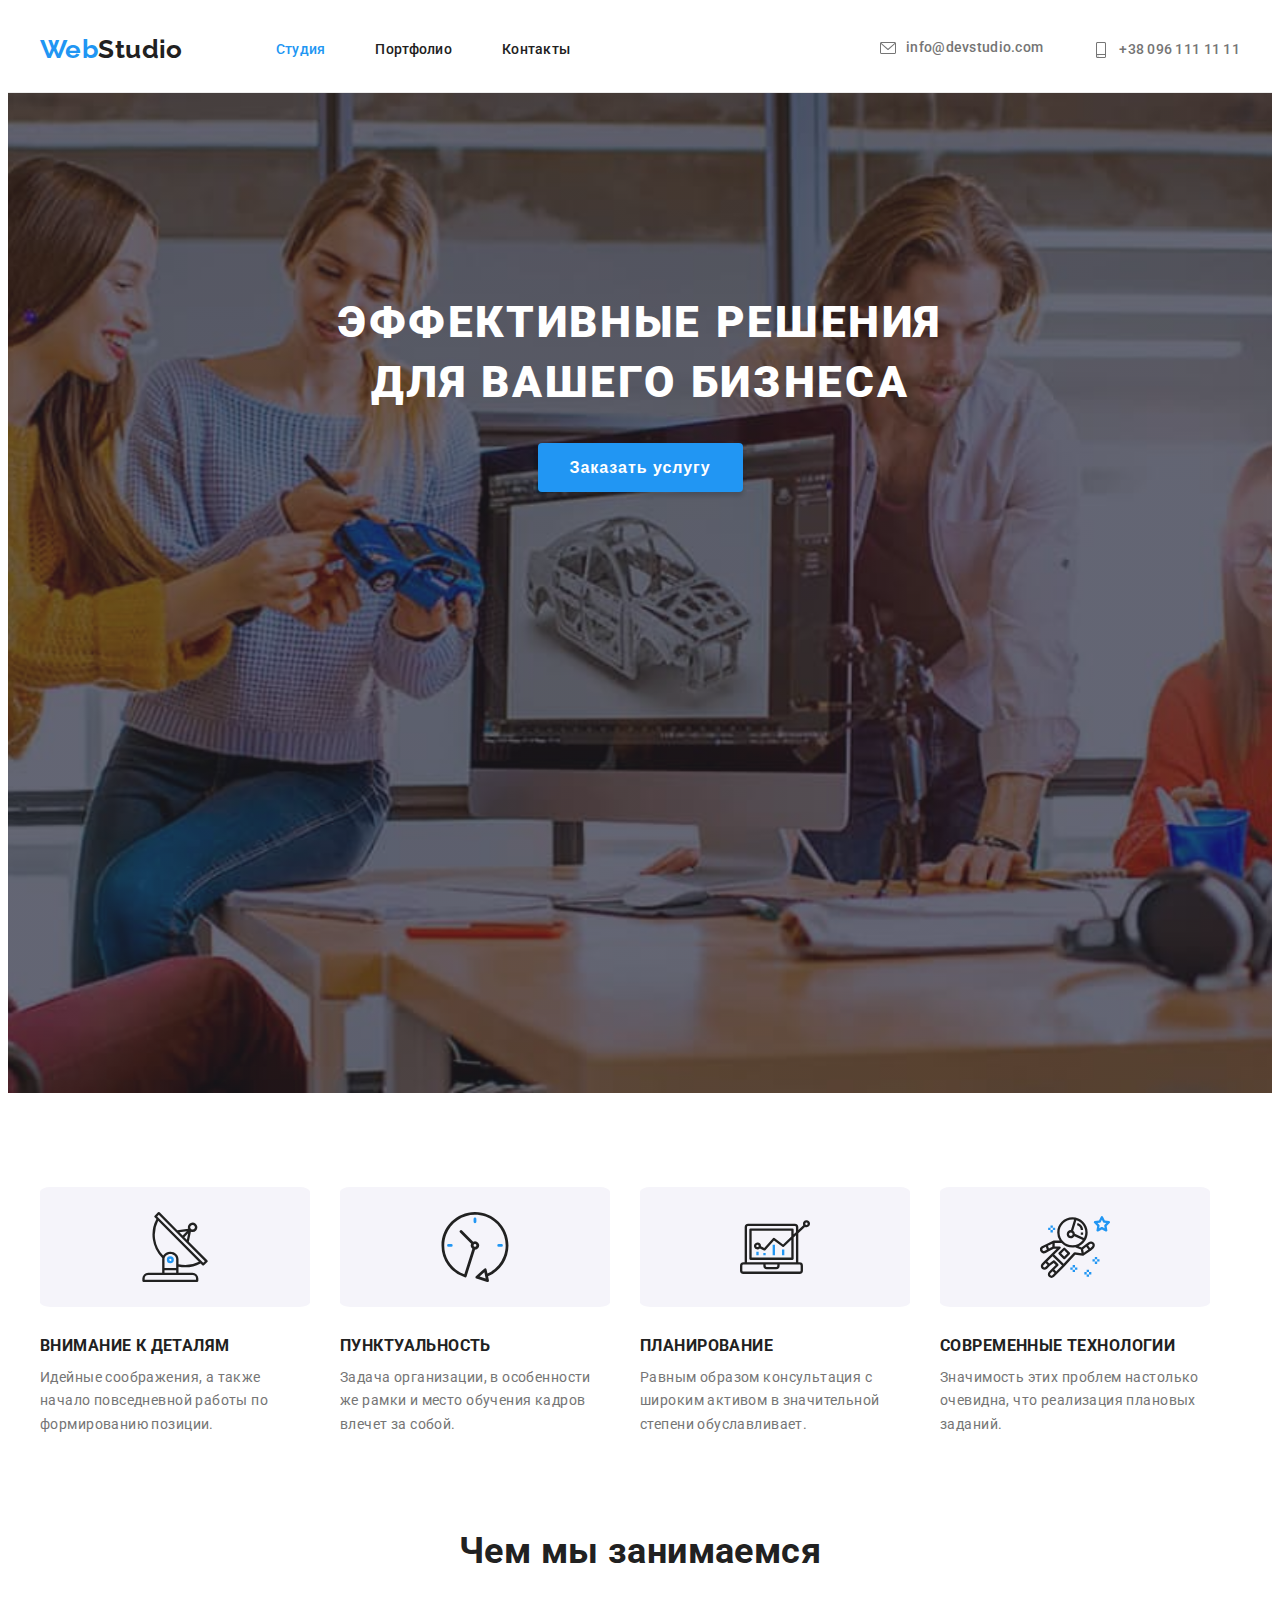
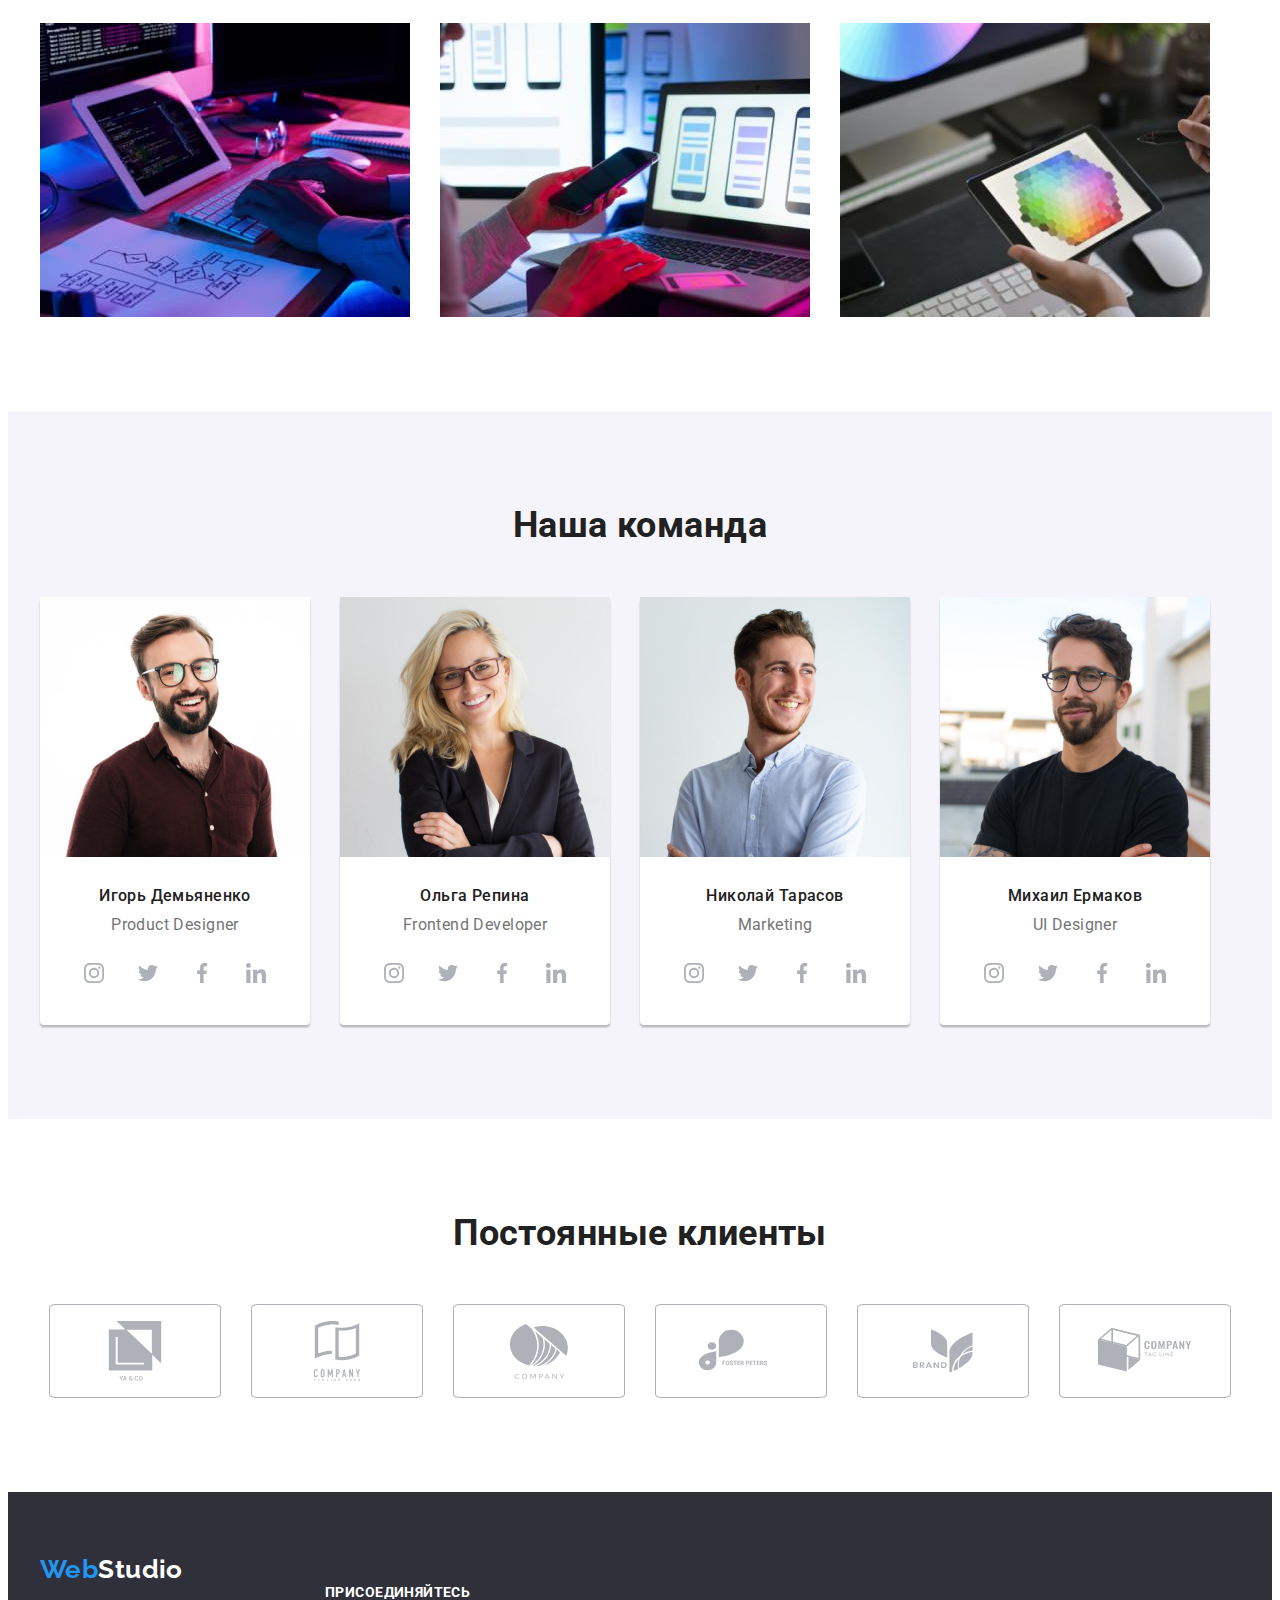
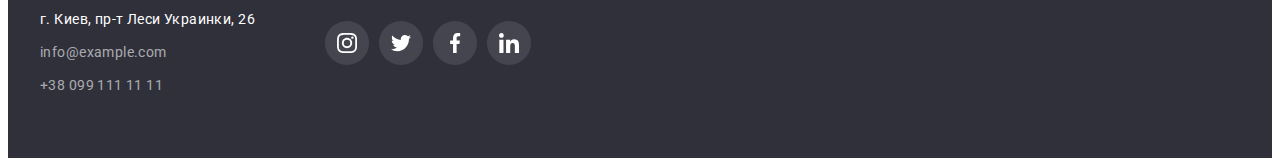
<file: index.html>
<!DOCTYPE html>
<html lang="ru">
<head>
    <meta charset="UTF-8">
    <meta http-equiv="X-UA-Compatible" content="IE=edge">
    <meta name="viewport" content="width=device-width, initial-scale=1.0">
    <link rel="preconnect" href="https://fonts.googleapis.com">
    <link rel="preconnect" href="https://fonts.gstatic.com" crossorigin>
    <link href="https://fonts.googleapis.com/css2?family=Raleway:wght@700&family=Roboto:wght@400;500;700;900&display=swap" rel="stylesheet">

    <title>WebStudio</title>
    
    <link rel="stylesheet" href="https://cdnjs.cloudflare.com/ajax/libs/modern-normalize/1.0.0/modern-normalize.min.css"
        integrity="sha512-ISS7cAi1PEhQ8jnbJpJZMd29NlhNj4AWYyLOSp2CE/CsHxTCu+r+t0D2yoJudVrd0/8fTVPUVDzY5Tvli75u/g=="
        crossorigin="anonymous" />
    <link rel="stylesheet" href="./css/style.css">    
</head>
<body>
    <header class="header">
        <!--Section navigation-->
        <div class="container-header container">
            <a class="logo" 
            href="./index.html">Web<span class="dark-team">Studio</span></a>
            <nav class="navigation">
                <ul class="navigation-list">
                    <li class="navigation-item">
                        <a  class="navigation-link-studio"
                            href="./index.html">Студия</a>
                    </li>
                    <li class="navigation-item">
                        <a  class="navigation-link"
                            href="./portfolio.html">Портфолио</a>
                    </li>
                    <li class="navigation-item">
                        <a  class="navigation-link" 
                            href="Контакты">Контакты</a>
                    </li>
                </ul>
            </nav>
            <ul class="contacts-list contacts-list-header">
                <li class="contact-item">
                    <a  class="contact-link" 
                        href="mailto:info@devstudio.com">
                        <svg class="icon-contacts" width="16" height="16">
                            <use href="./images/icons.svg#icon-envelope"></use>
                        </svg>info@devstudio.com
                    </a> 
                </li>
                <li class="contact-item">
                    
                    <a  class="contact-link" 
                        href="tel:+380961111111"><svg class="icon-contacts" width="16" height="20">
                            <use href="./images/icons.svg#icon-smartphone"></use>
                        </svg>+38 096 111 11 11</a>
                </li>
            </ul>
        </div>
    </header> 
    <main> 
        <!--Section hero-->
        <section class="section-hero hero-bunner">
            <div class="container heading">
                <h1 class="heading-hero">
                    ЭФФЕКТИВНЫЕ РЕШЕНИЯ
                    ДЛЯ ВАШЕГО БИЗНЕСА</h1>
                <button class="button-hero" type="button">Заказать услугу</button>
            </div>
        </section>
        <!--Section peculiarities-->
        <section class="section">
            <div class="container">
                <h2 class="visually-hidden">Заголовок</h2>
                <ul class="peculiarities-list">
                    <li class="peculiarities-item icon-antenna">
                        <div class="peculiarities-thumb">
                            <svg class="peculiarities-icon">
                                <use href="./images/icons.svg#icon-antenna"></use>
                            </svg>
                        </div>
                        <h3 class="peculiarities-title">внимание к деталям</h3>
                        <p class="peculiarities-text">Идейные соображения, а также начало повседневной работы по формированию позиции.</p>
                    </li>
                    <li class="peculiarities-item icon-clock">
                        <div class="peculiarities-thumb">
                            <svg class="peculiarities-icon">
                                <use href="./images/icons.svg#icon-clock"></use>
                            </svg>
                        </div>
                        <h3 class="peculiarities-title">пунктуальность</h3>
                        <p class="peculiarities-text">
                        Задача организации, в особенности же рамки и место обучения кадров влечет за собой.
                        </p>
                    </li>
                    <li class="peculiarities-item icon-diagram">
                        <div class="peculiarities-thumb">
                            <svg class="peculiarities-icon">
                                <use href="./images/icons.svg#icon-diagram"></use>
                            </svg>
                        </div>
                        <h3 class="peculiarities-title">планирование</h3>
                        <p class="peculiarities-text">
                        Равным образом консультация с широким активом в значительной степени обуславливает.
                        </p>
                    </li>
                    <li class="peculiarities-item icon-astronaut">
                        <div class="peculiarities-thumb">
                            <svg class="peculiarities-icon">
                                <use href="./images/icons.svg#icon-astronaut"></use>
                            </svg>
                        </div>
                        <h3 class="peculiarities-title">современные технологии</h3>
                        <p class="peculiarities-text">
                        Значимость этих проблем настолько очевидна, что реализация плановых заданий.
                        </p>

                    </li>
                </ul>
            </div>
        </section>
        <!--Section our job-->
        <section class="section section-job">
            <div class="container">
                <h2 class="job-heading">Чем мы занимаемся</h2>
                <ul class="job-list">
                    <li class="job-item">
                        <img src="./images/box.jpg" 
                            alt="human writing on keyboard"
                            width="370" 
                            height="300"></li>
                    <li class="job-item">
                        <img src="./images/box2.jpg" 
                            alt="human looks at phone"
                            width="370" 
                            height="300"></li>
                    <li class="job-item">
                        <img src="./images/box3.jpg"
                            alt="human looks into a tablet" 
                            width="370" 
                            height="300"></li>
                </ul>
            </div>
        </section>
        <!--Section our team-->
        <section class="section section-team">
            <div class="container team"> 
                <h2 class="team-heading">Наша команда</h2>
                <ul class="team-list">
                    <li class="team-item">
                        <img src="./images/Igor.jpg" 
                            alt="Igor" 
                            width="270" 
                            height="260">
                        <div class="tumba">
                            <h3 class="team-title">Игорь Демьяненко</h3>
                            <p class="team-text">Product Designer</p>
                            <ul class="team-socials-list">
                                <li class="button-icons">
                                    <a class="team-social-link" href="#">
                                        <svg class="icon" width="20" height="20">
                                            <use href="./images/icons.svg#icon-instagram"></use>
                                        </svg>
                                    </a>
                                </li>
                                <li class="button-icons">
                                    <a class="team-social-link" href="#">
                                        <svg class="icon" width="20" height="20">
                                            <use href="./images/icons.svg#icon-twitter"></use>
                                        </svg>
                                    </a>
                                </li>
                                <li class="button-icons">
                                    <a class="team-social-link" href="#">
                                        <svg class="icon" width="20" height="20">
                                            <use href="./images/icons.svg#icon-facebook"></use>
                                        </svg>
                                    </a>
                                </li>
                                <li class="button-icons">
                                    <a class="team-social-link" href="#">
                                        <svg class="icon" width="20" height="20">
                                            <use href="./images/icons.svg#icon-linkedin"></use>
                                        </svg>
                                    </a>
                                </li>
                            </ul>
                        </div>
                    </li>
                    <li class="team-item">
                        <img src="./images/Olga.jpg" 
                            alt="Olga" width="270" 
                            height="260">
                        <div class="tumba">
                            <h3 class="team-title">Ольга Репина</h3>
                            <p class="team-text">Frontend Developer</p>
                            <ul class="team-socials-list">
                                <li class="button-icons">
                                    <a class="team-social-link" href="#">
                                        <svg class="icon" width="20" height="20">
                                            <use href="./images/icons.svg#icon-instagram"></use>
                                        </svg>
                                    </a>
                                </li>
                                <li class="button-icons">
                                    <a class="team-social-link" href="#">
                                        <svg class="icon" width="20" height="20">
                                            <use href="./images/icons.svg#icon-twitter"></use>
                                        </svg>
                                    </a>
                                </li>
                                <li class="button-icons">
                                    <a class="team-social-link" href="#">
                                        <svg class="icon" width="20" height="20">
                                            <use href="./images/icons.svg#icon-facebook"></use>
                                        </svg>
                                    </a>
                                </li>
                                <li class="button-icons">
                                    <a class="team-social-link" href="#">
                                        <svg class="icon" width="20" height="20">
                                            <use href="./images/icons.svg#icon-linkedin"></use>
                                        </svg>
                                    </a>
                                </li>
                            </ul>
                        </div>
                    </li>
                    <li class="team-item">
                        <img src="./images/Nilokay.jpg" 
                            alt="Nikolay" 
                            width="270" 
                            height="260">
                        <div class="tumba">
                            <h3 class="team-title">Николай Тарасов</h3>
                            <p class="team-text">Marketing</p>
                            <ul class="team-socials-list">
                                <li class="button-icons">
                                    <a class="team-social-link" href="#">
                                        <svg class="icon" width="20" height="20">
                                            <use href="./images/icons.svg#icon-instagram"></use>
                                        </svg>
                                    </a>
                                </li>
                                <li class="button-icons">
                                    <a class="team-social-link" href="#">
                                        <svg class="icon" width="20" height="20">
                                            <use href="./images/icons.svg#icon-twitter"></use>
                                        </svg>
                                    </a>
                                </li>
                                <li class="button-icons">
                                    <a class="team-social-link" href="#">
                                        <svg class="icon" width="20" height="20">
                                            <use href="./images/icons.svg#icon-facebook"></use>
                                        </svg>
                                    </a>
                                </li>
                                <li class="button-icons">
                                    <a class="team-social-link" href="#">
                                        <svg class="icon" width="20" height="20">
                                            <use href="./images/icons.svg#icon-linkedin"></use>
                                        </svg>
                                    </a>
                                </li>
                            </ul>
                        </div>
                    </li>
                    <li class="team-item">
                        <img src="./images/Mikhail.jpg" 
                            alt="Mikhail" 
                            width="270" 
                            height="260">
                        <div class="tumba">                        
                            <h3 class="team-title">Михаил Ермаков</h3>
                            <p class="team-text">UI Designer</p>
                            <ul class="team-socials-list">
                                <li class="button-icons">
                                    <a class="team-social-link" href="#">
                                        <svg class="icon" width="20" height="20">
                                            <use href="./images/icons.svg#icon-instagram"></use>
                                        </svg>
                                    </a>
                                </li>   
                                <li class="button-icons">
                                    <a class="team-social-link" href="#">
                                        <svg class="icon" width="20" height="20">
                                            <use href="./images/icons.svg#icon-twitter"></use>
                                        </svg>
                                    </a>
                                </li>
                                <li class="button-icons">
                                    <a class="team-social-link" href="#">
                                        <svg class="icon" width="20" height="20">
                                            <use href="./images/icons.svg#icon-facebook"></use>
                                        </svg>
                                    </a>
                                </li>
                                <li class="button-icons">
                                    <a class="team-social-link" href="#">
                                        <svg class="icon" width="20" height="20">
                                            <use href="./images/icons.svg#icon-linkedin"></use>
                                        </svg>
                                    </a>
                                </li>
                            </ul>
                        </div>
                    </li>
                </ul>
            </div>
        </section>
        <!--Section our clients-->
        <section class="section">
            <div class="container clients">
            <h2 class="clients-heading">Постоянные клиенты</h2>
            <ul class="clients-list">
                <li class="clients-item">
                    <a class="clients-social-link" href="#">
                        <svg class="clients-icon" width="106" height="60">
                            <use href="./images/icons.svg#icon-Logo1"></use>
                        </svg>
                    </a>
                </li>
                <li class="clients-item">
                    <a class="clients-social-link" href="#">
                        <svg class="clients-icon" width="106" height="60">
                            <use href="./images/icons.svg#icon-Logo2"></use>
                        </svg>
                    </a>
                </li>
                <li class="clients-item">
                    <a class="clients-social-link" href="#">
                        <svg class="clients-icon" width="106" height="60">
                            <use href="./images/icons.svg#icon-Logo3"></use>
                        </svg>
                    </a>
                </li>
                <li class="clients-item">
                    <a class="clients-social-link" href="#">
                        <svg class="clients-icon" width="106" height="60">
                            <use href="./images/icons.svg#icon-Logo4"></use>
                        </svg>
                    </a>
                </li>
                <li class="clients-item">
                    <a class="clients-social-link" href="#">
                        <svg class="clients-icon" width="106" height="60">
                            <use href="./images/icons.svg#icon-Logo5"></use>
                        </svg>
                    </a>
                </li>
                <li class="clients-item">
                    <a class="clients-social-link" href="#">
                        <svg class="clients-icon" width="106" height="60">
                            <use href="./images/icons.svg#icon-Logo6"></use>
                        </svg>
                    </a>
                </li>
            </ul>
            </div>
        </section>
    </main>
    <footer class="">
        <!--Section contacts-->
        <section class=" container container-footer">
            <div class="">
                <a  class="logo-footer" 
                    href="./index.html">Web<span class="white-team">Studio</span></a>
                <address class="address">
                    <ul class="contacts-list-footer">
                        <li class="contact-item-footer">
                            <a  class="contact-item-adress"
                                href="https://goo.gl/maps/y6xnHyguMe7NYzZM8" 
                                target="_blank" rel="noopener nofollow noreferrer">
                                г. Киев, пр-т Леси Украинки, 26</a>
                        </li>
                        <li class="contact-item-footer">
                            <a  class="contact-link-footer"
                                href="mailto:infoclass=">info@example.com</a>
                        </li>
                        <li class="contact-item-footer">
                            <a  class="contact-link-footer"
                                href="tel:+380991111111">+38 099 111 11 11</a>
                        </li>
                    </ul>
                </address>
            </div>
            <div class="footer-social">
                <h3 class="social-heading-footer">присоединяйтесь</h3>
                <ul class="footer-socials-list">
                    <li class="footer-socials-item">
                        <a class="footer-social-link" href="#">
                            <svg class="footer-icon" width="20" height="20">
                                <use href="./images/icons.svg#icon-instagram"></use>
                            </svg>
                        </a>
                    </li>
                    <li class="footer-socials-item">
                        <a class="footer-social-link" href="#">
                            <svg class="footer-icon" width="20" height="20">
                                <use href="./images/icons.svg#icon-twitter"></use>
                            </svg>
                        </a>
                    </li>
                    <li class="footer-socials-item">
                        <a class="footer-social-link" href="#">
                            <svg class="footer-icon" width="20" height="20">
                                <use href="./images/icons.svg#icon-facebook"></use>
                            </svg>
                        </a>
                    </li>
                    <li class="footer-socials-item">
                        <a class="footer-social-link" href="#">
                            <svg class="footer-icon" width="20" height="20">
                                <use href="./images/icons.svg#icon-linkedin"></use>
                            </svg>
                        </a>
                    </li>
                </ul>
            </div>
        </section>
    </footer>
</body>
</html>
</file>
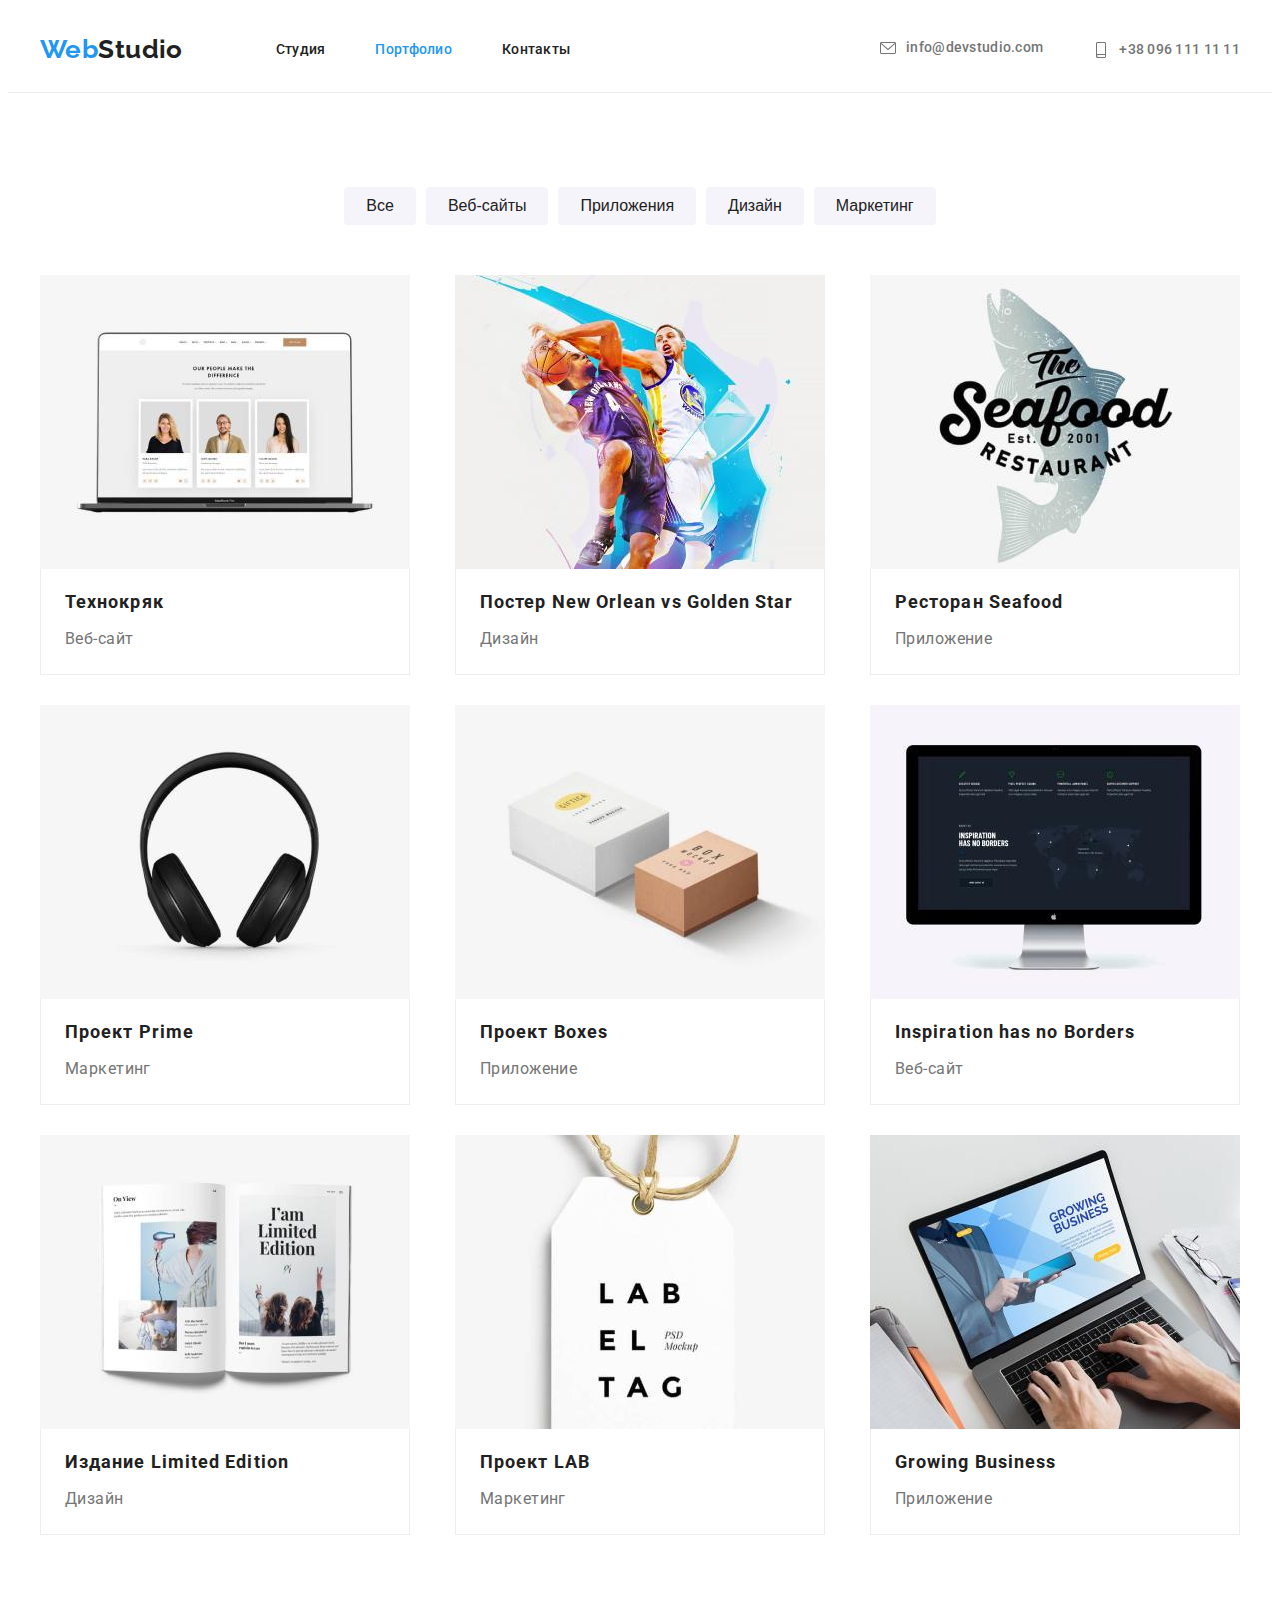
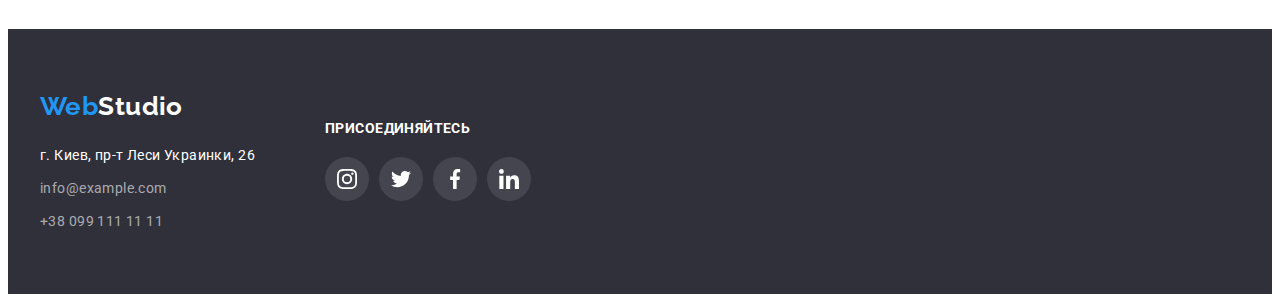
<file: portfolio.html>
<!DOCTYPE html>
<html lang="en">
<head>
    <meta charset="UTF-8">
    <meta http-equiv="X-UA-Compatible" content="IE=edge">
    <meta name="viewport" content="width=device-width, initial-scale=1.0">
    <link rel="preconnect" href="https://fonts.googleapis.com">
    <link rel="preconnect" href="https://fonts.gstatic.com" crossorigin>
    <link href="https://fonts.googleapis.com/css2?family=Raleway:wght@700&family=Roboto:wght@400;500;700;900&display=swap"
        rel="stylesheet">
    
    <title>Портфолио</title>

    <link rel="stylesheet" href="https://cdnjs.cloudflare.com/ajax/libs/modern-normalize/1.0.0/modern-normalize.min.css"
        integrity="sha512-ISS7cAi1PEhQ8jnbJpJZMd29NlhNj4AWYyLOSp2CE/CsHxTCu+r+t0D2yoJudVrd0/8fTVPUVDzY5Tvli75u/g=="
        crossorigin="anonymous" />
    <link rel="stylesheet" href="./css/style.css">
</head>
<body>
    <header class="header">

        <!--Section navigation-->
        <div class="container container-header">
            <a class="logo" href="./index.html">Web<span class="dark-team">Studio</span></a>
            <nav class="navigation">
                <ul class="navigation-list">
                    <li class="navigation-item">
                        <a class="navigation-link" href="./index.html">Студия</a>
                    </li>
                    <li class="navigation-item">
                        <a class="navigation-link-portfolio" href="./portfolio.html">Портфолио</a>
                    </li>
                    <li class="navigation-item">
                        <a class="navigation-link" href="Контакты">Контакты</a>
                    </li>
                </ul>
            </nav>
            <ul class="contacts-list contacts-list-header">
                <li class="contact-item">
                    <a class="contact-link" href="mailto:info@devstudio.com">
                        <svg class="icon-contacts" width="16" height="16">
                            <use href="./images/icons.svg#icon-envelope"></use>
                        </svg>info@devstudio.com
                    </a>
                </li>
                <li class="contact-item">
            
                    <a class="contact-link" href="tel:+380961111111"><svg class="icon-contacts" width="16" height="20">
                            <use href="./images/icons.svg#icon-smartphone"></use>
                        </svg>+38 096 111 11 11</a>
                </li>
            </ul>
        </div>
    </header>
    <main class="">

        <!--Section portfolio-->

        <section class="section">
            <div class="container portfolio">
                <h1 class="visually-hidden">Портфолио</h1>
                <ul class="button-list">
                    <li class="button-item">
                        <button class="button" type="button">Все</button>
                    </li>
                    <li class="button-item">
                        <button class="button" type="button">Веб-сайты</button>
                    </li>
                    <li class="button-item">
                        <button class="button" type="button">Приложения</button>
                    </li>
                    <li class="button-item">
                        <button class="button" type="button">Дизайн</button>
                    </li>
                    <li class="button-item">
                        <button class="button" type="button">Маркетинг</button>
                    </li>
                </ul>   
                <ul class="portfolio-list">
                    <li class="portfolio-item">
                        <a class="portfolio-items-hover" href="#">
                            <img src="./images/portfolio_img_1.jpg" alt="laptop" width="370" height="300">
                            <div class="tumba-portfolio">
                            <h2 class="portfolio-titel">Технокряк</h2>
                            <p class="portfolio-text">Веб-сайт</p>
                            </div>
                        </a>
                    </li>
                    <li class="portfolio-item">
                        <a class="portfolio-items-hover" href="#">
                            <img src="./images/portfolio_img_2.jpg" alt="basketball picture" width="370" height="300">
                            <div class="tumba-portfolio">
                            <h2 class="portfolio-titel">Постер New Orlean vs Golden Star</h2>
                            <p class="portfolio-text">Дизайн</p>
                            </div>
                        </a>
                    </li>
                    <li class="portfolio-item">
                        <a class="portfolio-items-hover" href="#">
                            <img src="./images/portfolio_img_3.jpg" alt="logo sea food restaurant" width="370" height="300">
                            <div class="tumba-portfolio">
                            <h2 class="portfolio-titel">Ресторан Seafood</h2>
                            <p class="portfolio-text">Приложение</p>
                            </div>
                        </a>
                    </li>
                    <li class="portfolio-item">
                        <a class="portfolio-items-hover" href="#">
                            <img src="./images/portfolio_img_4.jpg" alt="headphones" width="370" height="300">
                            <div class="tumba-portfolio">
                            <h2 class="portfolio-titel">Проект Prime</h2>
                            <p class="portfolio-text">Маркетинг</p>
                            </div>
                        </a>
                    </li>
                    <li class="portfolio-item">
                        <a class="portfolio-items-hover" href="#">
                            <img src="./images/portfolio_img_5.jpg" alt="white and orange boxes" width="370" height="300">
                            <div class="tumba-portfolio">
                            <h2 class="portfolio-titel">Проект Boxes</h2>
                            <p class="portfolio-text">Приложение</p>
                            </div>
                        </a>
                    </li>
                    <li class="portfolio-item">
                        <a class="portfolio-items-hover" href="#">
                            <img src="./images/portfolio_img_6.jpg" alt="monitor whis web-site" width="370" height="300">
                            <div class="tumba-portfolio">
                            <h2 class="portfolio-titel">Inspiration has no Borders</h2>
                            <p class="portfolio-text">Веб-сайт</p>
                            </div>
                        </a>
                    </li>
                    <li class="portfolio-item">
                        <a class="portfolio-items-hover" href="#">
                            <img src="./images/portfolio_img_7.jpg" alt="design of a book " width="370" height="300">
                            <div class="tumba-portfolio">
                            <h2 class="portfolio-titel">Издание Limited Edition</h2>
                            <p class="portfolio-text">Дизайн</p>
                            </div>
                        </a>
                    </li>
                    <li class="portfolio-item">
                        <a class="portfolio-items-hover" href="#">
                            <img src="./images/portfolio_img_8.jpg" alt="logo LAB" width="370" height="300">
                            <div class="tumba-portfolio">
                            <h2 class="portfolio-titel">Проект LAB</h2>
                            <p class="portfolio-text">Маркетинг</p>
                            </div>
                        </a>
                    </li>
                    <li class="portfolio-item">
                        <a class="portfolio-items-hover" href="#">
                            <img src="./images/portfolio_img_9.jpg" alt="human write on a laptop" width="370" height="300">                        
                            <div class="tumba-portfolio">
                            <h2 class="portfolio-titel">Growing Business</h2>
                            <p class="portfolio-text">Приложение</p>
                            </div>
                        </a>
                    </li>
                </ul>
            </div>
        </section>

    </main>
    <footer class="">
        <!--Section contacts-->
        <section class="container container-footer">
                <div class="">
                    <a  class="logo-footer" href="./index.html">Web<span class="white-team">Studio</span></a>
            <address class="address">
                <ul class="contacts-list-footer">
                    <li class="contact-item-footer">
                        <a class="contact-item-adress" href="https://goo.gl/maps/y6xnHyguMe7NYzZM8" target="_blank"
                            rel="noopener nofollow noreferrer">
                            г. Киев, пр-т Леси Украинки, 26</a>
                    </li>
                    <li class="contact-item-footer">
                        <a class="contact-link-footer" href="mailto:infoclass=">info@example.com</a>
                    </li>
                    <li class="contact-item-footer">
                        <a class="contact-link-footer" href="tel:+380991111111">+38 099 111 11 11</a>
                    </li>
                </ul>
            </address>
            </div>
            <div class="footer-social">
                <h3 class="social-heading-footer">присоединяйтесь</h3>
                <ul class="footer-socials-list">
                    <li class="footer-socials-item">
                        <a class="footer-social-link" href="#">
                            <svg class="footer-icon" width="20" height="20">
                                <use href="./images/icons.svg#icon-instagram"></use>
                            </svg>
                        </a>
                    </li>
                    <li class="footer-socials-item">
                        <a class="footer-social-link" href="#">
                            <svg class="footer-icon" width="20" height="20">
                                <use href="./images/icons.svg#icon-twitter"></use>
                            </svg>
                        </a>
                    </li>
                    <li class="footer-socials-item">
                        <a class="footer-social-link" href="#">
                            <svg class="footer-icon" width="20" height="20">
                                <use href="./images/icons.svg#icon-facebook"></use>
                            </svg>
                        </a>
                    </li>
                    <li class="footer-socials-item">
                        <a class="footer-social-link" href="#">
                            <svg class="footer-icon" width="20" height="20">
                                <use href="./images/icons.svg#icon-linkedin"></use>
                            </svg>
                        </a>
                    </li>
                </ul>
            </div>
        </section>
    </footer>
</body>
</html>
</file>
<file: css/style.css>
:root {
  --first-color: #212121;
  --second-color: #757575;
  --third-color: #2196f3;
  --icon-backdround: #f5f4fa;
}

body {
  font-family: Roboto, sans-serif;
  letter-spacing: 0.03em;
  font-size: 14px;
}

h1,
h2,
h3,
p,
ul {
  padding: 0;
  margin: 0;
  list-style: none;
}

h2 {
  font-weight: 700;
  font-size: 36px;
  line-height: 1.16;
  color: var(--first-color);
}

a {
  text-decoration: none;
}
img {
  display: block;
  max-width: 100%;
  height: auto;
}

.logo,
.dark-team,
.white-team,
.logo-footer {
  font-family: Raleway;
  font-weight: 700;
  font-size: 26px;
  line-height: 1.38;
  text-decoration: none;
}

.logo {
  padding: 24px 0;
  color: var(--third-color);
}

.logo-footer {
  color: var(--third-color);
}

.dark-team {
  color: var(--first-color);
}

.white-team {
  color: #ffffff;
}

.navigation-link-studio,
.navigation-link-portfolio,
.navigation-link,
.contact-link {
  font-weight: 500;
  line-height: 1.14;
  letter-spacing: 0.02em;
  text-decoration: none;
}

.navigation-link-studio,
.navigation-link-portfolio {
  color: var(--third-color);
}

.navigation-link {
  color: var(--first-color);
}

.contact-link {
  color: var(--second-color);
}
.contact-item-adress:focus,
.contact-link-footer:focus,
.contact-item-adress:hover,
.contact-link-footer:hover,
.navigation-link:focus,
.navigation-link:hover,
.contact-link:focus,
.contact-link:hover {
  color: var(--third-color);
}

.heading-hero {
  font-weight: 900;
  font-size: 44px;
  line-height: 1.36;
  letter-spacing: 0.06em;
  text-transform: uppercase;
  width: 696px;
  margin: 0 auto;
  text-align: center;
  color: #fff;
}

.button-hero {
  font-weight: 700;
  font-size: 16px;
  line-height: 1.87;
  align-items: center;
  text-align: center;
  letter-spacing: 0.06em;
  cursor: pointer;
  min-width: 200px;
  margin: 0 auto;
  margin-top: 30px;
  padding: 10px 29px;
  display: block;
  padding: 10px 32px;
  box-shadow: 0px 4px 4px rgba(0, 0, 0, 0.15);
  border: none;
  border-radius: 4px;
  color: #fff;
  background-color: var(--third-color);
}

.peculiarities-title {
  font-weight: 700;
  line-height: 1.14;
  text-transform: uppercase;
  color: var(--first-color);
}

.team-title {
  font-weight: 500;
  font-size: 16px;
  line-height: 1.18;
  color: var(--first-color);
}

.peculiarities-text,
.team-text,
.portfolio-text {
  color: var(--second-color);
}

.peculiarities-text {
  line-height: 1.71;
  max-width: 270px;
}

.team-text {
  font-weight: 400;
  font-size: 16px;
  line-height: 1.18;
}

.section-contacts {
  background-color: #2f303a;
}

.address {
  font-style: normal;
  font-weight: 400;
  line-height: 1.71;
  text-decoration: none;
  margin-top: 20px;
}

.contact-item-adress {
  color: #fff;
}

.contact-link-footer {
  font-weight: 400;
  line-height: 1.71;
  color: rgba(255, 255, 255, 0.6);
}

.social-heading-footer {
  font-weight: 700;
  font-size: 14px;
  line-height: 1.14;
  text-transform: uppercase;
  color: #ffffff;
}

.button {
  font-weight: 500;
  font-size: 16px;
  line-height: 1.62;
  text-align: center;
  border: none;
  margin: 0;
  border-radius: 4px;
  padding: 6px 22px;
  cursor: pointer;
  color: var(--first-color);
  background: #f5f4fa;
}

.button:hover,
.button:focus {
  background-color: var(--third-color);
  color: #fff;
  box-shadow: 0px 3px 1px rgba(0, 0, 0, 0.1), 0px 1px 2px rgba(0, 0, 0, 0.08),
    0px 2px 2px rgba(0, 0, 0, 0.12);
}

.button-list {
  display: flex;
}
.portfolio-titel {
  font-weight: 700;
  font-size: 18px;
  line-height: 2;
  margin-bottom: 4px;
  letter-spacing: 0.06em;
}

.portfolio-text {
  font-weight: 400;
  font-size: 16px;
  line-height: 1.87;
}

.visually-hidden {
  position: absolute;
  clip: rect(0 0 0 0);
  width: 1px;
  height: 1px;
  margin: -1px;
}

/*Болоки*/

.container {
  width: 1200px;
  margin: 0 auto;
  padding: 0 15px;
}
.section {
  padding: 94px 0;
}

.header {
  border-bottom-width: 1px;
  border-bottom-style: solid;
  border-bottom-color: #ececec;
}

.container-header {
  display: flex;
  align-items: center;
}

.navigation {
  margin-left: 93px;
}

.navigation-list {
  display: flex;
}

.navigation-item:not(:last-child) {
  margin-right: 50px;
}

.contacts-list {
  display: flex;
  margin-left: auto;
}

.contact-item:not(:last-child) {
  margin-right: 50px;
}

.section-hero {
  background-color: #c4c4c4;
  padding: 200px 0;
}

.peculiarities-list {
  display: flex;
}

.peculiarities-item:not(:last-child) {
  margin-right: 30px;
}

.peculiarities-title {
  box-sizing: content-box;
  margin-bottom: 10px;
}

.section-job {
  padding-top: 0;
}

.job-list {
  margin-top: 50px;
  display: flex;
}

.job-item:not(:last-child) {
  margin-right: 30px;
}

.section-team {
  background: #f5f4fa;
}

.job-heading,
.team-heading,
.clients-heading {
  font-weight: 700;
  font-size: 36px;
  line-height: 1.16;
  margin: 0;
  text-align: center;
}

.team-list {
  display: flex;
  flex-wrap: wrap;
  margin-top: 50px;
}

.clients-list {
  display: flex;
}

.team-title {
  margin-bottom: 10px;
}
.tumba {
  padding: 30px 0;
}

.team-item:not(:last-child) {
  margin-right: 30px;
}

.team-item {
  background-color: #ffffff;
  border-radius: 4px;
  box-shadow: 0px 3px 1px rgba(0, 0, 0, 0.1), 0px 1px 2px rgba(0, 0, 0, 0.08),
    0px 2px 2px rgba(0, 0, 0, 0.12);
  text-align: center;
}

footer {
  background-color: #2f303a;
  padding: 60px 0;
}

.contact-item-footer:not(:last-child) {
  margin-bottom: 9px;
}

.footer-social {
  display: block;
}

.button-list {
  justify-content: center;
}

.button-item:not(:last-child) {
  margin-right: 10px;
}

.portfolio-list {
  margin-top: 50px;
  display: flex;
  flex-wrap: wrap;
  align-items: center;
  justify-content: space-between;
}

.portfolio-item:nth-child(-n + 6) {
  margin-bottom: 30px;
}

.tumba-portfolio {
  margin-top: -5px;
  padding: 20px 24px;
  border-right: 1px solid #eeeeee;
  border-bottom: 1px solid #eeeeee;
  border-left: 1px solid #eeeeee;
  background: #ffffff;
}

.hero-bunner {
  max-width: 1600px;
  height: 600px;
  margin-left: auto;
  margin-right: auto;
  background-image: linear-gradient(
      to left,
      rgba(47, 48, 58, 0.4),
      rgba(47, 48, 58, 0.4)
    ),
    url(../images/hero-baner.jpg);
  background-repeat: no-repeat;
  background-position: center;
  background-size: cover;
}

/*Спрайты*/

.peculiarities-thumb {
  height: 120px;
  margin-bottom: 30px;
  border-radius: 4%;
  display: flex;
  justify-content: center;
  align-items: center;
  background-color: var(--icon-backdround);
}

.peculiarities-icon {
  width: 70px;
  height: 70px;
}

.team-socials-list {
  display: flex;
  justify-content: center;
  align-items: center;
  margin-top: 16px;
}

.button-icons {
  padding: 0;
  border: none;
  background-color: #fff;
  align-items: center;
}

.team-social-link {
  display: flex;
  width: 44px;
  height: 44px;
  align-items: center;
  justify-content: center;
  border-radius: 50%;
}

.team-social-link:hover,
.team-social-link:focus {
  background-color: var(--third-color);
}

.team-social-link:hover .icon,
.team-social-link:focus .icon {
  fill: #fff;
}

.button-icons:not(:last-child) {
  margin-right: 10px;
}

.icon,
.clients-icon {
  fill: #afb1b8;
}
.clients-list {
  display: flex;
  justify-content: center;
  align-items: center;
  margin-top: 50px;
}

.clients-item {
  padding: 0;
  border-radius: 4%;
  align-items: center;
}

.clients-item:not(:last-child) {
  margin-right: 30px;
}

.clients-social-link {
  display: flex;
  width: 170px;
  height: 92px;
  align-items: center;
  justify-content: center;
  border: 1px solid #afb1b8;
  border-radius: 4%;
}

.clients-social-link:hover,
.clients-social-link:focus {
  border-color: var(--third-color);
}

.clients-social-link:hover .clients-icon,
.clients-social-link:focus .clients-icon {
  fill: var(--third-color);
}

.contact-link {
  display: flex;
  align-items: center;
}
.contact-item {
  padding: 0;
}
.icon-contacts {
  margin-right: 10px;
  fill: var(--second-color);
}

.contact-link:hover .icon-contacts,
.contact-link:focus .icon-contacts {
  fill: var(--third-color);
}

.container-footer {
  display: flex;
  align-items: center;
}

.footer-social {
  margin-left: 70px;
}

.footer-socials-list {
  display: flex;
  align-items: center;
  justify-content: center;
  margin-top: 20px;
}

.footer-socials-item {
  padding: 0;
  align-items: center;
  border-radius: 50%;
  background-image: linear-gradient(
    to left,
    rgba(255, 255, 255, 10%),
    rgba(255, 255, 255, 10%)
  );
}

.footer-social-link:hover,
.footer-social-link:focus {
  background-image: linear-gradient(
    to left,
    var(--third-color),
    var(--third-color)
  );
}

.footer-socials-item:not(last-child) {
  margin-right: 10px;
}

.footer-social-link {
  display: flex;
  width: 44px;
  height: 44px;
  align-items: center;
  justify-content: center;
  border-radius: 50%;
}
.footer-icon {
  fill: #fff;
}

.portfolio-items-hover {
  display: block;
}

.portfolio-items-hover:hover,
.portfolio-items-hover:focus {
  box-shadow: 0px 1px 1px rgba(0, 0, 0, 0.12), 0px 4px 4px rgba(0, 0, 0, 0.06),
    1px 4px 6px rgba(0, 0, 0, 0.16);
}
</file>
